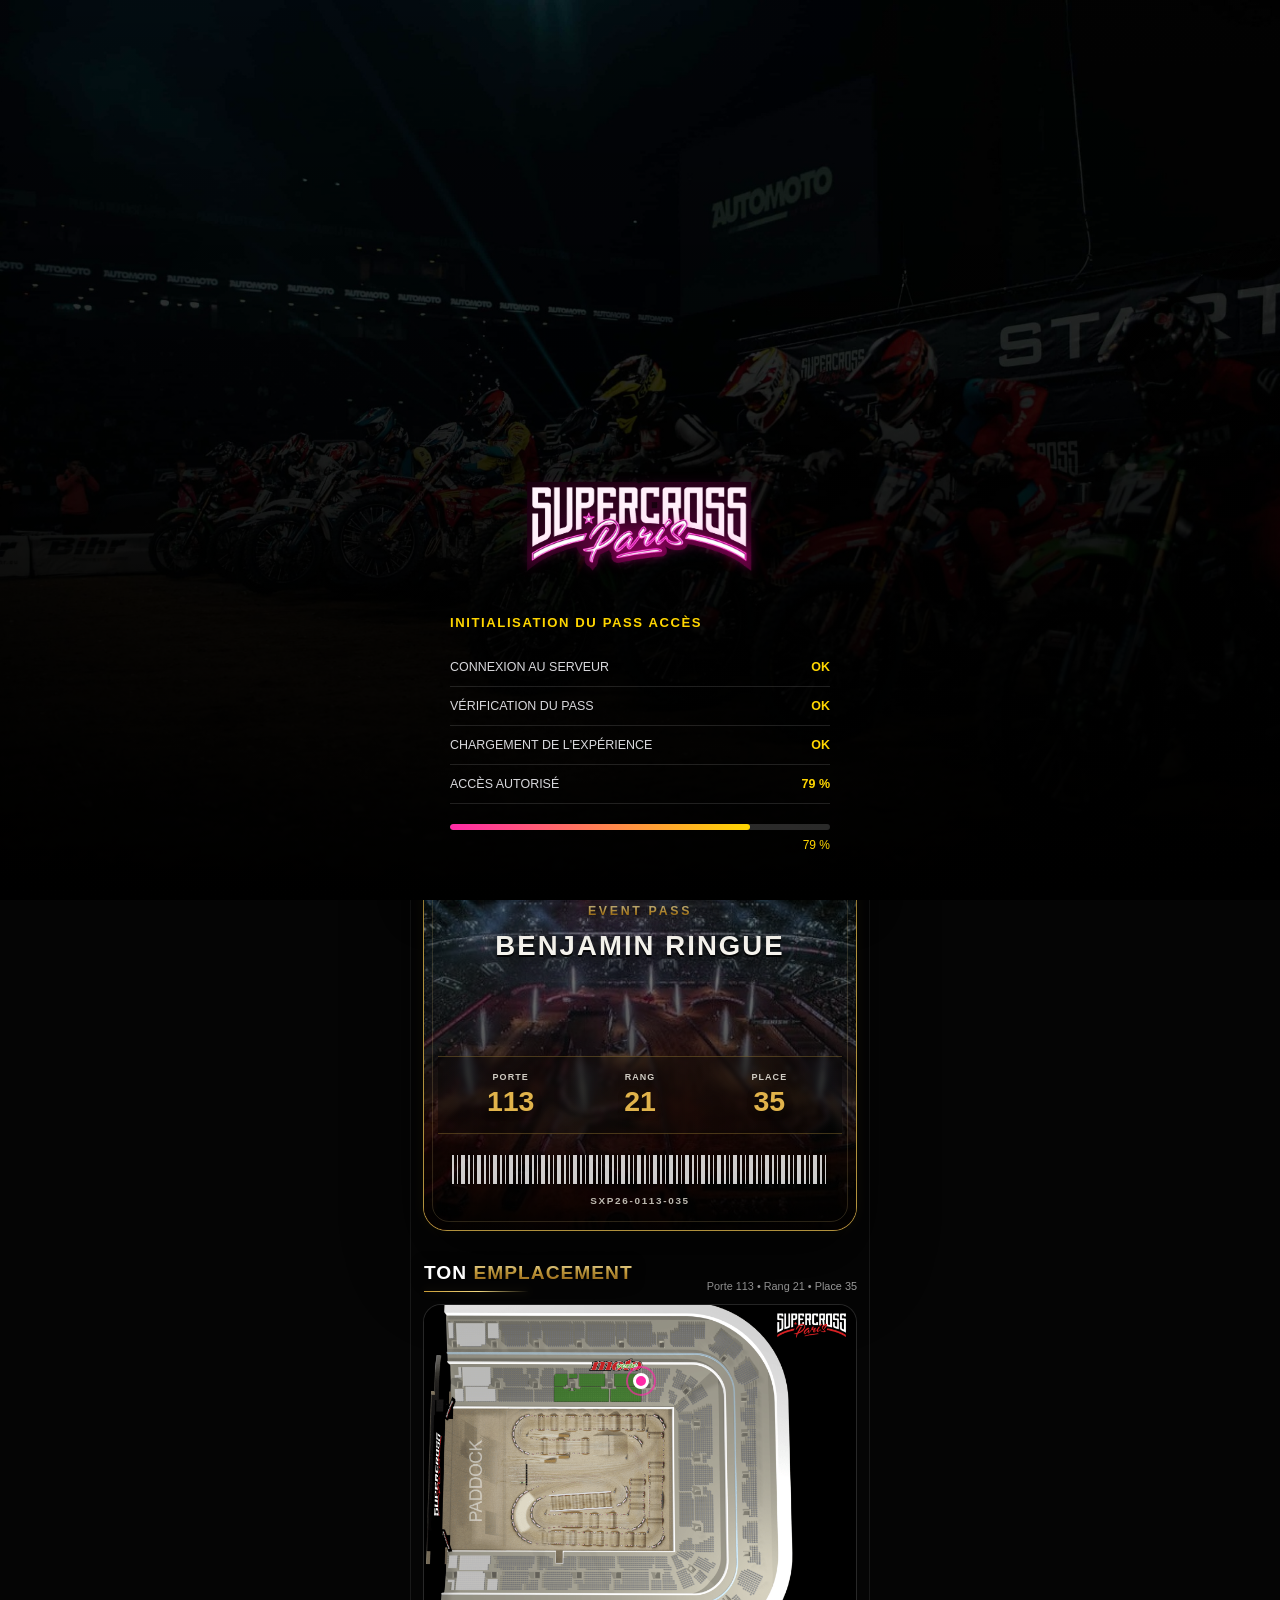
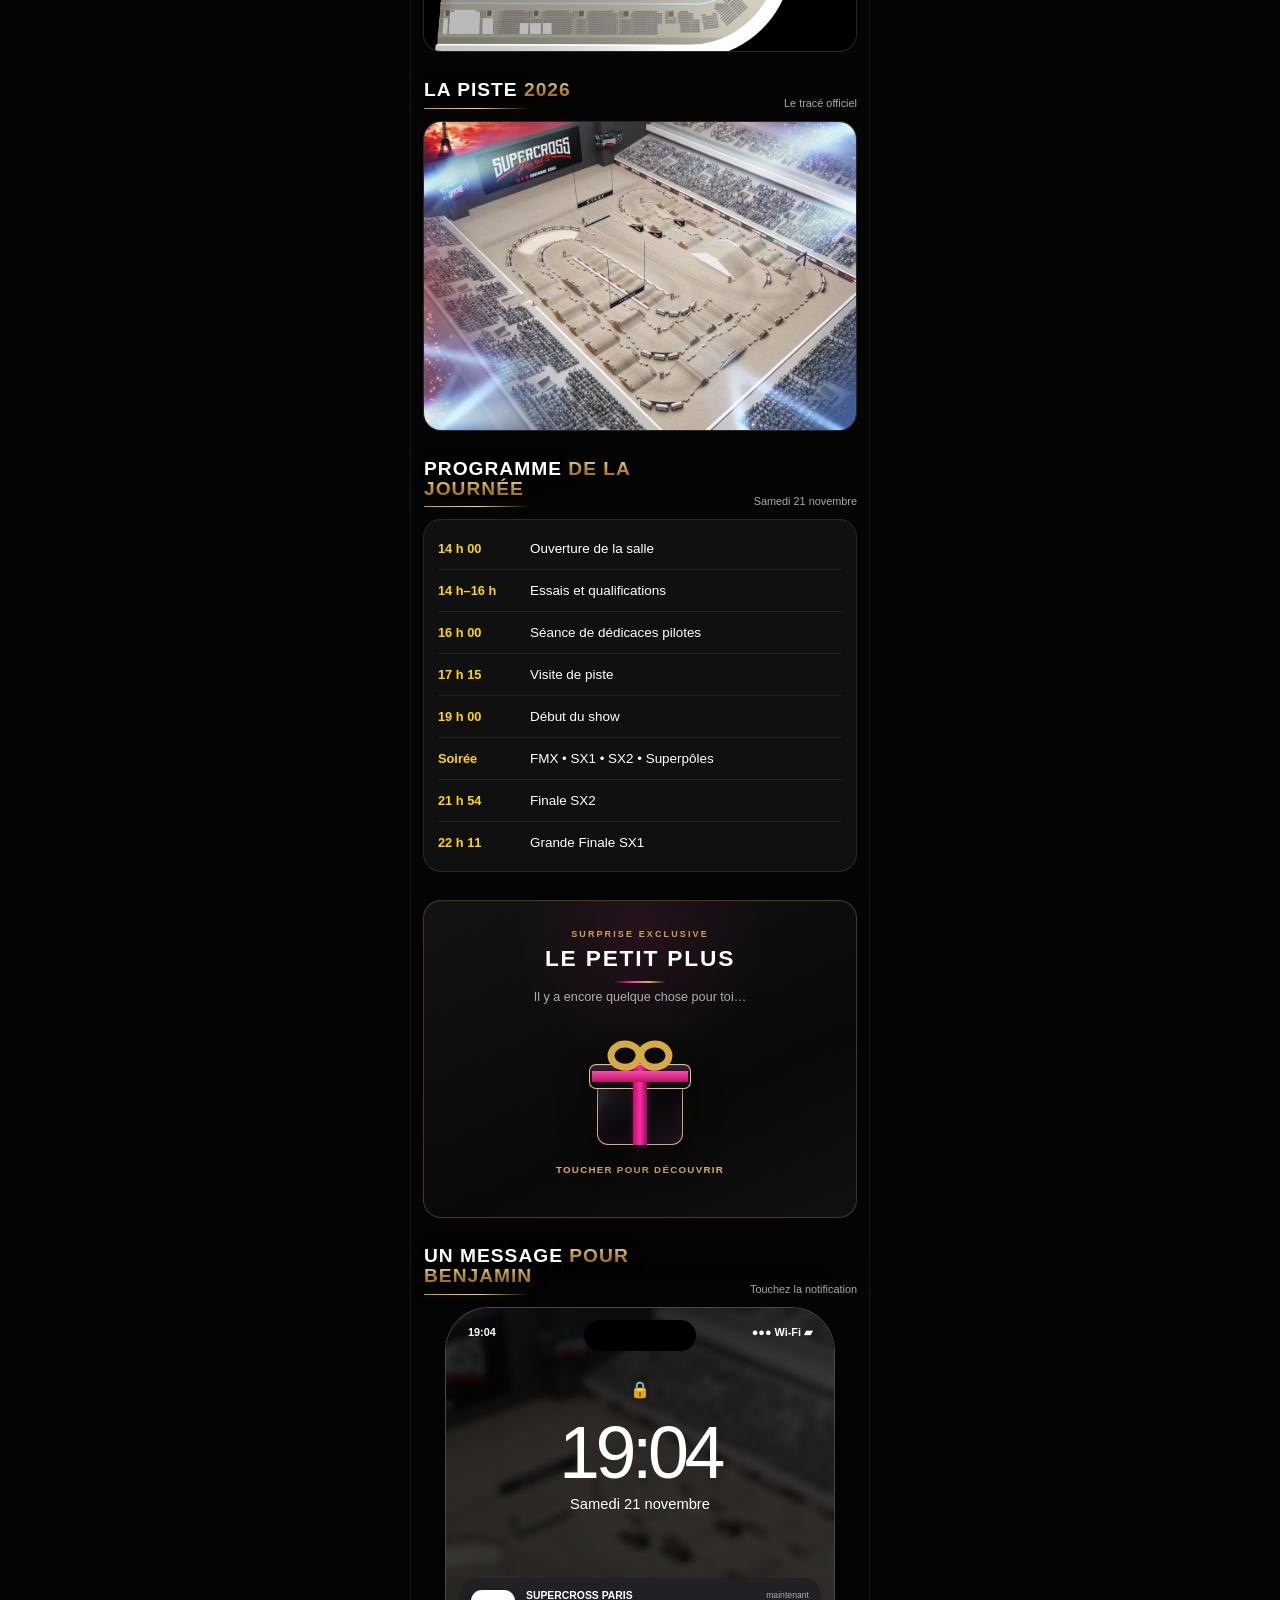
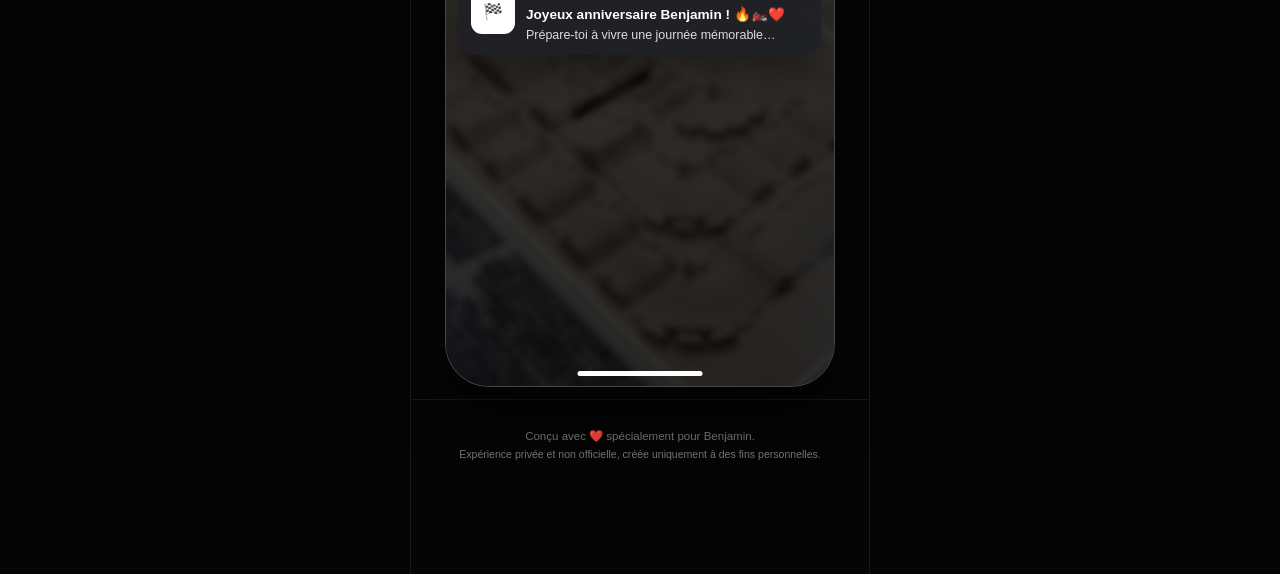
<file: index.html>
<!doctype html>
<html lang="fr">
<head>
  <meta charset="utf-8">
  <meta name="viewport" content="width=device-width, initial-scale=1, viewport-fit=cover">
  <meta name="theme-color" content="#050505">
  <meta name="apple-mobile-web-app-capable" content="yes">
  <meta name="apple-mobile-web-app-status-bar-style" content="black-translucent">
  <title>Supercross Paris 2026 — Benjamin</title>
  <link rel="stylesheet" href="style.css">
</head>
<body>
  <div class="loading-screen" id="loadingScreen" aria-live="polite">
    <div class="loading-bg"></div>
    <div class="loading-overlay"></div>
    <div class="loading-content">
      <img class="loading-logo" src="logo-supercross-paris.png" alt="Supercross Paris">
      <p class="loading-kicker">Initialisation du pass accès</p>
      <div class="loading-list">
        <div class="loading-row active"><span>Connexion au serveur</span><b>OK</b></div>
        <div class="loading-row"><span>Vérification du pass</span><b>—</b></div>
        <div class="loading-row"><span>Chargement de l'expérience</span><b>—</b></div>
        <div class="loading-row"><span>Accès autorisé</span><b>—</b></div>
      </div>
      <div class="loading-track"><span id="loadingBar"></span></div>
      <div class="loading-percent" id="loadingPercent">0 %</div>
    </div>
  </div>

  <header class="site-header">
    <img src="logo-supercross-paris.png" alt="Supercross Paris" class="site-logo">
    <div class="access-status"><span></span> Accès confirmé</div>
  </header>

  <main>
    <section class="hero">
      <div class="hero-bg"></div>
      <div class="hero-shade"></div>
      <div class="hero-content">
        <div class="premium-welcome">
          <span class="welcome-line"></span>
          <p class="eyebrow"><span>Bienvenue</span> <strong>Benjamin</strong></p>
          <span class="welcome-line"></span>
        </div>
        <h1 class="premium-hero-title">Ton <em>accès officiel</em></h1>

        <div class="countdown-panel">
          <div class="days-left" id="daysLeft">J-—</div>
          <p>avant le show</p>
          <div class="countdown-grid">
            <div><strong id="days">—</strong><span>jours</span></div>
            <div><strong id="hours">—</strong><span>heures</span></div>
            <div><strong id="minutes">—</strong><span>minutes</span></div>
            <div><strong id="seconds">—</strong><span>secondes</span></div>
          </div>
          <div class="event-info">
            <div><span>Date</span><strong>21 novembre 2026</strong></div>
            <div><span>Lieu</span><strong>Paris La Défense Arena</strong></div>
            <div><span>Accès</span><strong>Zone Moto Verte</strong></div>
          </div>
        </div>
      </div>
    </section>

    <section class="section pass-section" id="pass">
      <div class="section-title pass-section-title">
        <div class="premium-pass-heading">
          <small class="premium-kicker">SUPERCROSS PARIS 2026</small>
          <span>Votre <em>Event Pass</em></span>
        </div>
        <small class="flip-hint">Touchez pour retourner</small>
      </div>

      <button class="event-pass" id="eventPass" type="button" aria-label="Retourner l'Event Pass">
        <span class="pass-inner">
          <span class="pass-face pass-front">
            <span class="pass-image"></span>
            <span class="pass-overlay"></span>
            <img src="logo-supercross-paris.png" alt="" class="pass-logo">
            <span class="pass-label">Event Pass</span>
            <span class="pass-name">Benjamin Ringue</span>
            <span class="pass-seats">
              <span><small>Porte</small><b>113</b></span>
              <span><small>Rang</small><b>21</b></span>
              <span><small>Place</small><b>35</b></span>
            </span>
            <span class="barcode" aria-hidden="true"></span>
            <span class="pass-number">SXP26-0113-035</span>
          </span>

          <span class="pass-face pass-back">
            <span class="pass-image"></span>
            <span class="pass-overlay dark"></span>

            <span class="back-premium-top">SUPERCROSS PARIS 2026</span>

            <span class="pass-zone premium-green-zone">Zone Moto Verte</span>

            <span class="access-confirmed-card">
              <span class="access-dot" aria-hidden="true"></span>
              <span>
                <small>STATUT DU PASS</small>
                <strong>ACCÈS CONFIRMÉ</strong>
              </span>
            </span>

            <span class="holo-s" aria-label="Hologramme de sécurité">
              <span>S</span>
            </span>

            <span class="back-pass-id">SXP26 • BENJAMIN • 113-21-35</span>
          </span>
        </span>
      </button>
    </section>

    <section class="section" id="emplacement">
      <div class="section-title">
        <span class="premium-section-heading">Ton <em>emplacement</em></span>
        <small>Porte 113 • Rang 21 • Place 35</small>
      </div>
      <div class="image-card location-card">
        <div class="location-wrap">
          <img src="emplacement-113-21-35.png" alt="Plan de la salle avec l'emplacement en Porte 113, Rang 21, Place 35">
          <span class="location-pulse" aria-hidden="true"></span>
        </div>
      </div>
    </section>

    <section class="section" id="piste">
      <div class="section-title">
        <span class="premium-section-heading">La piste <em>2026</em></span>
        <small>Le tracé officiel</small>
      </div>
      <div class="image-card">
        <img src="piste-officielle-2026.png" alt="Plan officiel de la piste du Supercross Paris 2026">
      </div>
    </section>

    <section class="section" id="programme">
      <div class="section-title">
        <span class="premium-section-heading">Programme <em>de la journée</em></span>
        <small>Samedi 21 novembre</small>
      </div>
      <div class="program-card">
        <div><time>14 h 00</time><span>Ouverture de la salle</span></div>
        <div><time>14 h–16 h</time><span>Essais et qualifications</span></div>
        <div><time>16 h 00</time><span>Séance de dédicaces pilotes</span></div>
        <div><time>17 h 15</time><span>Visite de piste</span></div>
        <div><time>19 h 00</time><span>Début du show</span></div>
        <div><time>Soirée</time><span>FMX • SX1 • SX2 • Superpôles</span></div>
        <div><time>21 h 54</time><span>Finale SX2</span></div>
        <div><time>22 h 11</time><span>Grande Finale SX1</span></div>
      </div>
    </section>

    <section class="section surprise-section" id="surprise">
      <p class="surprise-kicker">SURPRISE EXCLUSIVE</p>
      <h2>Le petit plus</h2>
      <p class="surprise-copy">Il y a encore quelque chose pour toi…</p>

      <button class="gift-button" id="giftButton" type="button" aria-label="Ouvrir la surprise">
        <span class="gift-glow" aria-hidden="true"></span>
        <span class="gift-box" aria-hidden="true">
          <span class="gift-lid"></span>
          <span class="gift-body"></span>
          <span class="gift-ribbon-v"></span>
          <span class="gift-ribbon-h"></span>
          <span class="gift-bow gift-bow-left"></span>
          <span class="gift-bow gift-bow-right"></span>
        </span>
        <span class="gift-label">Toucher pour découvrir</span>
      </button>
    </section>

    <div class="poster-modal" id="posterModal" aria-hidden="true">
      <button class="poster-close" id="posterClose" type="button" aria-label="Fermer l'affiche">×</button>
      <div class="poster-modal-inner">
        <img src="affiche-benjamin-225.png" alt="Affiche personnalisée Supercross Paris de Benjamin Ringue">
        <p>Touchez l'affiche pour revenir</p>
      </div>
    </div>

    <section class="section notification-section" id="message">
      <div class="section-title">
        <span class="premium-section-heading">Un message <em>pour Benjamin</em></span>
        <small>Touchez la notification</small>
      </div>

      <div class="iphone" id="iphone">
        <div class="iphone-wallpaper"></div>
        <div class="iphone-shade"></div>
        <div class="dynamic-island"></div>
        <div class="iphone-status">
          <span id="statusTime">9:41</span>
          <span>●●●  Wi‑Fi  ▰</span>
        </div>
        <div class="lock-icon">🔒</div>
        <div class="iphone-clock" id="iphoneClock">9:41</div>
        <div class="iphone-date">Samedi 21 novembre</div>

        <button class="ios-notification" id="iosNotification" type="button">
          <span class="notif-icon">🏁</span>
          <span class="notif-body">
            <span class="notif-meta"><b>SUPERCROSS PARIS</b><small>maintenant</small></span>
            <strong>Joyeux anniversaire Benjamin ! 🔥🏍️❤️</strong>
            <span class="notif-preview">Prépare-toi à vivre une journée mémorable…</span>
            <span class="notif-full">
              Prépare-toi à vivre une journée mémorable. On se retrouve le 21 novembre 2026 à Paris La Défense Arena.
            </span>
          </span>
        </button>
        <div class="home-indicator"></div>
      </div>
    </section>

    <footer>
      Conçu avec ❤️ spécialement pour Benjamin.<br>
      <small>Expérience privée et non officielle, créée uniquement à des fins personnelles.</small>
    </footer>
  </main>

  <nav class="bottom-nav" aria-label="Navigation principale">
    <button data-target="pass"><span>🎟️</span>Pass</button>
    <button data-target="emplacement"><span>📍</span>Place</button>
    <button data-target="piste"><span>🏁</span>Piste</button>
    <button data-target="programme"><span>🕒</span>Programme</button>
    <button data-target="message"><span>📲</span>Message</button>
  </nav>

  <script src="script.js"></script>
</body>
</html>
</file>
<file: style.css>
:root{
  --bg:#050505;
  --panel:#111111;
  --panel2:#171717;
  --text:#ffffff;
  --muted:#aaa7ad;
  --pink:#ff2aa7;
  --yellow:#ffd600;
  --green:#a6f000;
  --border:rgba(255,255,255,.10);
}
*{box-sizing:border-box}
html{scroll-behavior:smooth;background:var(--bg)}
body{
  margin:0;
  color:var(--text);
  background:var(--bg);
  font-family:Arial,Helvetica,sans-serif;
  padding-left:env(safe-area-inset-left);
  padding-right:env(safe-area-inset-right);
  overflow-x:hidden;
}
button{font:inherit}
.loading-screen{
  position:fixed;inset:0;z-index:1000;
  display:grid;place-items:center;
  background:#000;
  transition:opacity .7s ease,visibility .7s ease;
}
.loading-screen.done{opacity:0;visibility:hidden}
.loading-bg,.hero-bg,.iphone-wallpaper{
  position:absolute;inset:0;background-size:cover;background-position:center;
}
.loading-bg{background-image:url("hero-mobile.jpg")}
.loading-overlay{position:absolute;inset:0;background:linear-gradient(180deg,rgba(0,0,0,.26),rgba(0,0,0,.88) 70%,#000)}
.loading-content{
  position:relative;z-index:2;
  width:min(88vw,380px);
  align-self:end;
  margin-bottom:calc(48px + env(safe-area-inset-bottom));
}
.loading-logo{display:block;width:min(72%,290px);margin:0 auto 28px}
.loading-kicker{
  margin:0 0 18px;
  color:var(--yellow);
  text-transform:uppercase;
  letter-spacing:.12em;
  font-weight:800;
  font-size:.82rem;
}
.loading-list{display:grid;gap:0}
.loading-row{
  display:flex;justify-content:space-between;gap:12px;
  padding:12px 0;
  border-bottom:1px solid rgba(255,255,255,.12);
  color:#d8d8dc;font-size:.78rem;text-transform:uppercase;
}
.loading-row b{color:var(--yellow)}
.loading-track{height:6px;margin-top:20px;background:rgba(255,255,255,.16);border-radius:999px;overflow:hidden}
.loading-track span{display:block;height:100%;width:0;background:linear-gradient(90deg,var(--pink),var(--yellow));border-radius:inherit}
.loading-percent{text-align:right;margin-top:8px;color:var(--yellow);font-size:.75rem}

.site-header{
  position:sticky;top:0;z-index:30;
  display:flex;align-items:center;justify-content:space-between;
  min-height:66px;padding:calc(8px + env(safe-area-inset-top)) 14px 8px;
  background:rgba(5,5,5,.88);
  backdrop-filter:blur(18px);-webkit-backdrop-filter:blur(18px);
  border-bottom:1px solid rgba(255,255,255,.08);
}
.site-logo{width:122px;height:auto}
.access-status{
  display:flex;align-items:center;gap:7px;
  font-size:.66rem;text-transform:uppercase;color:#e8e8e8
}
.access-status span{width:7px;height:7px;border-radius:50%;background:var(--green);box-shadow:0 0 12px var(--green)}

main{padding-bottom:calc(90px + env(safe-area-inset-bottom))}
.hero{
  position:relative;min-height:610px;
  overflow:hidden;
  display:flex;align-items:end;
}
.hero-bg{background-image:url("hero-mobile.jpg");transform:scale(1.04)}
.hero-shade{position:absolute;inset:0;background:linear-gradient(180deg,rgba(0,0,0,.16),rgba(0,0,0,.54) 42%,#050505 92%)}
.hero-content{position:relative;z-index:2;width:100%;padding:30px 14px 24px;text-align:center}
.eyebrow{
  margin:0;color:var(--yellow);
  font-size:.74rem;font-weight:800;text-transform:uppercase;letter-spacing:.15em
}
.hero h1{
  margin:8px 0 18px;
  font-size:clamp(2.2rem,12vw,4rem);
  line-height:.92;text-transform:uppercase;font-style:italic;
  letter-spacing:-.04em;
}
.countdown-panel{
  padding:18px 14px;
  border:1px solid rgba(255,214,0,.45);
  border-radius:20px;
  background:rgba(4,4,4,.82);
  backdrop-filter:blur(10px);
}
.days-left{
  color:var(--yellow);
  font-size:clamp(4rem,22vw,7.5rem);
  font-weight:900;line-height:.82;
  letter-spacing:-.08em;
}
.countdown-panel>p{
  margin:10px 0 14px;
  color:#d8d8d8;text-transform:uppercase;font-size:.72rem;letter-spacing:.18em
}
.countdown-grid{display:grid;grid-template-columns:repeat(4,1fr);gap:6px}
.countdown-grid div{padding:10px 2px;background:#111;border-radius:12px;border:1px solid rgba(255,255,255,.08)}
.countdown-grid strong{display:block;font-size:1.35rem}
.countdown-grid span{font-size:.57rem;text-transform:uppercase;color:#9a9a9f}
.event-info{display:grid;gap:7px;margin-top:12px;text-align:left}
.event-info div{
  display:grid;grid-template-columns:58px 1fr;align-items:center;
  padding:10px 11px;border-radius:11px;background:rgba(255,255,255,.035)
}
.event-info span{color:var(--yellow);font-size:.62rem;text-transform:uppercase;font-weight:800}
.event-info strong{font-size:.83rem}

.section{padding:28px 12px 0}
.section-title{
  display:flex;justify-content:space-between;align-items:end;gap:14px;
  margin-bottom:12px;
}
.section-title span{
  color:var(--pink);
  font-size:1rem;font-weight:900;text-transform:uppercase;letter-spacing:.04em
}
.section-title small{color:#aaa;font-size:.68rem;text-align:right}

.event-pass{
  width:100%;height:460px;padding:0;border:0;background:transparent;
  perspective:1500px;cursor:pointer;
}
.pass-inner{position:relative;display:block;width:100%;height:100%;transform-style:preserve-3d;transition:transform .8s cubic-bezier(.2,.8,.2,1)}
.event-pass.flipped .pass-inner{transform:rotateY(180deg)}
.pass-face{
  position:absolute;inset:0;display:block;overflow:hidden;
  border:1px solid rgba(255,214,0,.55);border-radius:24px;
  backface-visibility:hidden;-webkit-backface-visibility:hidden;
  background:#080808;
  box-shadow:0 24px 56px rgba(0,0,0,.38)
}
.pass-back{transform:rotateY(180deg)}
.pass-image{position:absolute;inset:0;background-image:url("pass-background.jpg");background-size:cover;background-position:center}
.pass-overlay{position:absolute;inset:0;background:linear-gradient(180deg,rgba(0,0,0,.10),rgba(0,0,0,.58) 42%,rgba(0,0,0,.96))}
.pass-overlay.dark{background:linear-gradient(180deg,rgba(0,0,0,.34),rgba(0,0,0,.88))}
.pass-logo{position:absolute;top:24px;left:50%;transform:translateX(-50%);width:190px}
.back-logo{top:42px}
.pass-label{
  position:absolute;top:132px;left:0;right:0;text-align:center;
  color:var(--yellow);text-transform:uppercase;font-weight:900;letter-spacing:.13em;font-size:.74rem
}
.pass-name{
  position:absolute;top:158px;left:18px;right:18px;text-align:center;
  font-size:1.65rem;font-weight:900;text-transform:uppercase
}
.pass-seats{
  position:absolute;left:14px;right:14px;bottom:96px;
  display:grid;grid-template-columns:repeat(3,1fr);
  padding:15px 8px;border-top:1px solid rgba(255,255,255,.14);border-bottom:1px solid rgba(255,255,255,.14)
}
.pass-seats span{display:block;text-align:center}
.pass-seats small{display:block;color:#bbb;text-transform:uppercase;font-size:.58rem}
.pass-seats b{display:block;margin-top:3px;color:var(--pink);font-size:1.7rem}
.barcode{
  position:absolute;left:28px;right:28px;bottom:46px;height:29px;
  background:repeating-linear-gradient(90deg,#fff 0 2px,transparent 2px 5px,#fff 5px 6px,transparent 6px 9px,#fff 9px 13px,transparent 13px 16px);
  opacity:.92
}
.pass-number{position:absolute;bottom:24px;left:0;right:0;text-align:center;color:#ddd;font-size:.62rem;letter-spacing:.17em}
.pass-zone{
  position:absolute;top:200px;left:0;right:0;text-align:center;
  color:var(--green);font-size:1.2rem;font-weight:900;text-transform:uppercase
}
.pass-confirmed{
  position:absolute;top:244px;left:0;right:0;text-align:center;
  color:#fff;font-size:.92rem;text-transform:uppercase;letter-spacing:.12em
}

.image-card,.program-card,.surprise-section{
  border:1px solid var(--border);border-radius:18px;background:#101010;overflow:hidden
}
.image-card img{display:block;width:100%;height:auto}
.location-wrap{position:relative}
.location-pulse{
  position:absolute;left:50.2%;top:21.9%;
  width:16px;height:16px;border-radius:50%;
  background:var(--pink);border:3px solid #fff;
  transform:translate(-50%,-50%);
  box-shadow:0 0 0 0 rgba(255,42,167,.8);
  animation:pulse 1.7s infinite
}
.location-pulse::after{
  content:"";position:absolute;inset:-10px;border-radius:50%;
  border:2px solid rgba(255,42,167,.65);animation:ring 1.7s infinite
}
@keyframes pulse{70%{box-shadow:0 0 0 23px rgba(255,42,167,0)}}
@keyframes ring{0%{transform:scale(.5);opacity:1}80%,100%{transform:scale(1.45);opacity:0}}

.program-card{padding:8px 14px}
.program-card div{
  display:grid;grid-template-columns:82px 1fr;gap:10px;
  padding:13px 0;border-bottom:1px solid rgba(255,255,255,.07)
}
.program-card div:last-child{border-bottom:0}
.program-card time{color:var(--yellow);font-weight:900;font-size:.8rem;white-space:nowrap}
.program-card span{font-size:.84rem}

.surprise-section{margin:28px 12px 0;padding:26px 18px;text-align:center}
.gift-icon{font-size:2.8rem}
.surprise-section h2{margin:10px 0 7px;color:var(--pink);text-transform:uppercase;font-size:1.1rem}
.surprise-section p{margin:0;color:#ccc;font-size:.9rem}

.notification-section{padding-bottom:12px}
.iphone{
  position:relative;width:min(100%,390px);height:680px;margin:auto;
  overflow:hidden;border-radius:44px;border:1px solid rgba(255,255,255,.25);
  background:#090a10;box-shadow:0 25px 65px rgba(0,0,0,.48),inset 0 0 0 5px #000
}
.iphone-wallpaper{background-image:url("iphone-wallpaper.jpg")}
.iphone-shade{position:absolute;inset:0;background:linear-gradient(180deg,rgba(0,0,0,.12),rgba(0,0,0,.30))}
.dynamic-island{position:absolute;top:12px;left:50%;transform:translateX(-50%);width:112px;height:31px;background:#000;border-radius:999px}
.iphone-status{position:absolute;top:18px;left:22px;right:22px;display:flex;justify-content:space-between;font-size:.68rem;font-weight:700}
.lock-icon{position:absolute;top:72px;left:0;right:0;text-align:center;font-size:1rem}
.iphone-clock{position:absolute;top:102px;left:0;right:0;text-align:center;font-size:4.6rem;font-weight:200;letter-spacing:-.06em}
.iphone-date{position:absolute;top:188px;left:0;right:0;text-align:center;font-size:.92rem}
.ios-notification{
  position:absolute;top:270px;left:13px;right:13px;
  display:grid;grid-template-columns:44px 1fr;gap:11px;
  padding:12px;border:0;border-radius:18px;
  background:rgba(31,32,37,.88);
  color:#fff;text-align:left;
  backdrop-filter:blur(20px);-webkit-backdrop-filter:blur(20px);
  box-shadow:0 14px 34px rgba(0,0,0,.32);
  cursor:pointer;transition:.42s ease;max-height:116px;overflow:hidden
}
.ios-notification.expanded{max-height:260px}
.notif-icon{width:44px;height:44px;display:grid;place-items:center;border-radius:11px;background:#fff;color:#000}
.notif-meta{display:flex;justify-content:space-between;gap:8px;font-size:.65rem}
.notif-meta small{color:#aaa}
.notif-body>strong{display:block;margin-top:5px;font-size:.85rem;line-height:1.3}
.notif-preview{display:block;margin-top:4px;color:#ddd;font-size:.78rem;white-space:nowrap;overflow:hidden;text-overflow:ellipsis}
.notif-full{display:block;max-height:0;opacity:0;margin-top:0;padding-top:0;border-top:1px solid rgba(255,255,255,.10);color:#eee;font-size:.78rem;line-height:1.45;transition:.4s ease}
.ios-notification.expanded .notif-preview{display:none}
.ios-notification.expanded .notif-full{max-height:120px;opacity:1;margin-top:10px;padding-top:9px}
.home-indicator{position:absolute;left:50%;bottom:10px;transform:translateX(-50%);width:125px;height:5px;border-radius:999px;background:#fff}

footer{
  padding:28px 18px 20px;text-align:center;color:#777;font-size:.72rem;line-height:1.55;
  border-top:1px solid rgba(255,255,255,.07)
}
footer small{font-size:.66rem}

.bottom-nav{
  position:fixed;z-index:40;left:8px;right:8px;bottom:calc(8px + env(safe-area-inset-bottom));
  display:flex;min-height:60px;padding:7px 4px;
  border:1px solid rgba(255,255,255,.12);border-radius:20px;
  background:rgba(10,10,10,.92);
  backdrop-filter:blur(20px);-webkit-backdrop-filter:blur(20px);
  box-shadow:0 18px 40px rgba(0,0,0,.42)
}
.bottom-nav button{
  flex:1;border:0;background:transparent;color:#929298;
  font-size:.58rem;padding:5px 1px;cursor:pointer
}
.bottom-nav button span{display:block;font-size:1.1rem;margin-bottom:2px}
.bottom-nav button.active{color:var(--yellow)}

@media(min-width:700px){
  body{max-width:460px;margin:auto;border-left:1px solid #191919;border-right:1px solid #191919}
  .bottom-nav{left:calc(50% - 222px);right:calc(50% - 222px)}
}
@media(prefers-reduced-motion:reduce){
  *,*::before,*::after{animation:none!important;transition:none!important}
}


/* ===== V3 PREMIUM — Event Pass heading ===== */
.pass-section-title{
  align-items:center;
  margin-bottom:18px;
}
.premium-pass-heading{
  position:relative;
  display:flex;
  flex-direction:column;
  align-items:flex-start;
  gap:3px;
  padding:0 0 9px 2px;
}
.premium-pass-heading::after{
  content:"";
  position:absolute;
  left:2px;
  bottom:0;
  width:118px;
  height:1px;
  background:linear-gradient(90deg,#c89e3a 0%,#f4d982 55%,rgba(244,217,130,0) 100%);
  box-shadow:0 0 11px rgba(255,214,0,.32);
}
.premium-kicker{
  color:#d4ad4d !important;
  font-size:.54rem !important;
  font-weight:800;
  letter-spacing:.25em;
  text-align:left !important;
}
.section-title .premium-pass-heading>span{
  display:block;
  font-family:"Arial Narrow","Helvetica Neue Condensed",Impact,Arial,sans-serif;
  font-size:1.28rem;
  line-height:1.02;
  font-weight:800;
  letter-spacing:.055em;
  text-transform:uppercase;
  color:#fff;
  text-shadow:0 2px 16px rgba(0,0,0,.55);
}
.section-title .premium-pass-heading>span em{
  font-style:normal;
  color:#d8ad45;
  background:linear-gradient(180deg,#fff3bd 0%,#e0b54d 40%,#a66c14 100%);
  -webkit-background-clip:text;
  background-clip:text;
  -webkit-text-fill-color:transparent;
  filter:drop-shadow(0 2px 5px rgba(0,0,0,.4));
}
.flip-hint{
  color:#8f8f95 !important;
  letter-spacing:.045em;
}

/* Slightly more premium frame on the interactive pass itself */
.pass-face{
  border-color:rgba(210,168,66,.72);
  box-shadow:
    0 24px 56px rgba(0,0,0,.44),
    inset 0 0 0 1px rgba(255,255,255,.035),
    0 0 0 1px rgba(255,42,167,.06);
}
.pass-label{
  color:#d9b354;
  letter-spacing:.17em;
  text-shadow:0 1px 12px rgba(217,179,84,.2);
}
.pass-name{
  letter-spacing:.055em;
  text-shadow:0 3px 18px rgba(0,0,0,.7);
}
.pass-seats b{
  color:#d6ab45;
  text-shadow:0 0 14px rgba(214,171,69,.13);
}

/* ===== V3 PREMIUM — Animated gift ===== */
.surprise-section{
  position:relative;
  isolation:isolate;
  margin:28px 12px 0;
  padding:28px 18px 25px;
  text-align:center;
  overflow:hidden;
  border-color:rgba(211,166,60,.28);
  background:
    radial-gradient(circle at 50% 10%,rgba(255,42,167,.09),transparent 36%),
    linear-gradient(155deg,#131313 0%,#090909 64%,#111 100%);
  box-shadow:inset 0 1px 0 rgba(255,255,255,.025),0 18px 40px rgba(0,0,0,.22);
}
.surprise-section::before{
  content:"";
  position:absolute;
  inset:0;
  z-index:-1;
  opacity:.28;
  background:
    repeating-linear-gradient(125deg,transparent 0 18px,rgba(255,255,255,.018) 19px 20px);
}
.surprise-kicker{
  margin:0 0 6px !important;
  color:#cba24a !important;
  font-size:.56rem !important;
  font-weight:800;
  letter-spacing:.24em;
}
.surprise-section h2{
  margin:0 0 7px;
  font-family:"Arial Narrow","Helvetica Neue Condensed",Impact,Arial,sans-serif;
  color:#fff;
  font-size:1.42rem;
  letter-spacing:.08em;
  text-transform:uppercase;
}
.surprise-section h2::after{
  content:"";
  display:block;
  width:52px;
  height:2px;
  margin:9px auto 0;
  background:linear-gradient(90deg,transparent,#ff2aa7,#d9b354,transparent);
}
.surprise-copy{
  margin:0 auto 14px !important;
  color:#aeadb2 !important;
  font-size:.79rem !important;
}
.gift-button{
  position:relative;
  display:grid;
  justify-items:center;
  width:190px;
  min-height:174px;
  margin:0 auto;
  padding:6px 8px 4px;
  border:0;
  color:#fff;
  background:transparent;
  cursor:pointer;
  -webkit-tap-highlight-color:transparent;
}
.gift-glow{
  position:absolute;
  left:50%;
  top:51px;
  width:112px;
  height:82px;
  transform:translateX(-50%);
  border-radius:50%;
  background:radial-gradient(circle,rgba(255,42,167,.30),rgba(216,173,69,.10) 45%,transparent 72%);
  filter:blur(8px);
  animation:giftGlow 2s ease-in-out infinite;
}
.gift-box{
  position:relative;
  width:104px;
  height:116px;
  margin-top:8px;
  transform-origin:50% 85%;
  animation:giftTease 2.15s cubic-bezier(.36,.07,.19,.97) infinite;
  filter:drop-shadow(0 14px 17px rgba(0,0,0,.46));
}
.gift-body{
  position:absolute;
  left:9px;right:9px;bottom:3px;height:75px;
  border:1px solid rgba(244,214,137,.8);
  border-radius:4px 4px 11px 11px;
  background:
    linear-gradient(135deg,rgba(255,255,255,.12),transparent 28%),
    linear-gradient(150deg,#26262b 0%,#09090b 55%,#161217 100%);
  box-shadow:inset 0 0 25px rgba(255,42,167,.08),0 0 0 1px rgba(0,0,0,.55);
}
.gift-lid{
  position:absolute;
  z-index:3;
  left:1px;right:1px;top:32px;height:25px;
  border:1px solid rgba(244,214,137,.9);
  border-radius:7px;
  background:linear-gradient(180deg,#2a2529,#0b0b0d);
  box-shadow:0 5px 12px rgba(0,0,0,.35),inset 0 1px 0 rgba(255,255,255,.08);
  transform-origin:22% 90%;
  animation:giftLid 2.15s cubic-bezier(.36,.07,.19,.97) infinite;
}
.gift-ribbon-v{
  position:absolute;z-index:4;left:45px;top:33px;width:14px;height:80px;
  background:linear-gradient(90deg,#b61364,#ff2aa7,#94104f);
  box-shadow:0 0 10px rgba(255,42,167,.18);
}
.gift-ribbon-h{
  position:absolute;z-index:4;left:4px;right:4px;top:39px;height:11px;
  background:linear-gradient(180deg,#ff4ab5,#ba135f);
}
.gift-bow{
  position:absolute;z-index:5;top:8px;width:34px;height:31px;
  border:7px solid #d6aa45;
  border-radius:58% 42% 56% 44%;
}
.gift-bow-left{left:20px;transform:rotate(25deg)}
.gift-bow-right{right:20px;transform:rotate(-25deg) scaleX(-1)}
.gift-label{
  margin-top:3px;
  color:#d8b458;
  font-size:.61rem;
  font-weight:800;
  letter-spacing:.13em;
  text-transform:uppercase;
}
.gift-button:active .gift-box{
  transform:scale(.96);
}
@keyframes giftTease{
  0%,72%,100%{transform:translateY(0) rotate(0)}
  77%{transform:translateY(-2px) rotate(-2.2deg)}
  82%{transform:translateY(0) rotate(2.2deg)}
  87%{transform:translateY(-1px) rotate(-1.2deg)}
  92%{transform:translateY(0) rotate(.7deg)}
}
@keyframes giftLid{
  0%,72%,100%{transform:translateY(0) rotate(0)}
  77%{transform:translate(-2px,-7px) rotate(-5deg)}
  82%{transform:translate(2px,-10px) rotate(4deg)}
  89%{transform:translate(0,-4px) rotate(-2deg)}
}
@keyframes giftGlow{
  0%,100%{opacity:.58;transform:translateX(-50%) scale(.92)}
  50%{opacity:1;transform:translateX(-50%) scale(1.12)}
}

/* ===== Full-screen poster reveal ===== */
.poster-modal{
  position:fixed;
  inset:0;
  z-index:1200;
  display:flex;
  align-items:center;
  justify-content:center;
  padding:
    calc(18px + env(safe-area-inset-top))
    14px
    calc(18px + env(safe-area-inset-bottom));
  background:rgba(0,0,0,.96);
  backdrop-filter:blur(18px);
  -webkit-backdrop-filter:blur(18px);
  opacity:0;
  visibility:hidden;
  pointer-events:none;
  transition:opacity .38s ease,visibility .38s ease;
}
.poster-modal.open{
  opacity:1;
  visibility:visible;
  pointer-events:auto;
}
.poster-modal-inner{
  position:relative;
  width:min(100%,430px);
  max-height:calc(100vh - 70px);
  display:flex;
  flex-direction:column;
  align-items:center;
  gap:9px;
  transform:scale(.94) translateY(8px);
  transition:transform .42s cubic-bezier(.2,.8,.2,1);
}
.poster-modal.open .poster-modal-inner{
  transform:scale(1) translateY(0);
}
.poster-modal-inner img{
  display:block;
  max-width:100%;
  max-height:calc(100vh - 105px);
  object-fit:contain;
  border-radius:13px;
  box-shadow:
    0 28px 70px rgba(0,0,0,.62),
    0 0 0 1px rgba(255,42,167,.28),
    0 0 34px rgba(255,42,167,.13);
  cursor:pointer;
}
.poster-modal-inner p{
  margin:0;
  color:#9e9da3;
  font-size:.63rem;
  letter-spacing:.10em;
  text-transform:uppercase;
}
.poster-close{
  position:absolute;
  z-index:2;
  top:calc(14px + env(safe-area-inset-top));
  right:14px;
  width:40px;height:40px;
  border:1px solid rgba(255,255,255,.18);
  border-radius:50%;
  background:rgba(25,25,27,.86);
  color:#fff;
  font-size:1.55rem;
  line-height:1;
  cursor:pointer;
  backdrop-filter:blur(14px);
}
body.poster-open{
  overflow:hidden;
}
@media(prefers-reduced-motion:reduce){
  .gift-box,.gift-lid,.gift-glow{animation:none!important}
}


/* ===== V4 PREMIUM TYPOGRAPHY ===== */

/* Hero title: same premium treatment as "Votre Event Pass" */
.premium-hero-title{
  position:relative;
  display:inline-block;
  margin:2px 0 18px;
  padding-bottom:12px;
  font-family:"Arial Narrow","Helvetica Neue Condensed","Roboto Condensed",Impact,Arial,sans-serif;
  font-size:clamp(2rem,10vw,3.25rem);
  line-height:.96;
  font-weight:900;
  letter-spacing:.045em;
  text-transform:uppercase;
  color:#fff;
  text-shadow:0 3px 20px rgba(0,0,0,.72);
}
.premium-hero-title::after{
  content:"";
  position:absolute;
  left:0;
  bottom:0;
  width:150px;
  height:2px;
  background:linear-gradient(90deg,#d1a644 0%,#f7df91 42%,#ff2aa7 76%,rgba(255,42,167,0) 100%);
  box-shadow:0 0 12px rgba(255,42,167,.22);
}
.premium-hero-title em{
  display:block;
  margin-top:4px;
  font-style:normal;
  background:linear-gradient(180deg,#fff7d2 0%,#e5bc58 44%,#9e6715 100%);
  -webkit-background-clip:text;
  background-clip:text;
  -webkit-text-fill-color:transparent;
  filter:drop-shadow(0 2px 6px rgba(0,0,0,.48));
}

/* The requested section titles */
.section-title .premium-section-heading{
  position:relative;
  display:inline-block;
  max-width:72%;
  padding:0 0 9px 1px;
  font-family:"Arial Narrow","Helvetica Neue Condensed","Roboto Condensed",Impact,Arial,sans-serif;
  font-size:1.20rem;
  line-height:1.03;
  font-weight:900;
  letter-spacing:.052em;
  text-transform:uppercase;
  color:#fff;
  text-shadow:0 2px 15px rgba(0,0,0,.60);
}
.section-title .premium-section-heading::after{
  content:"";
  position:absolute;
  left:1px;
  bottom:0;
  width:105px;
  height:1px;
  background:linear-gradient(90deg,#c99b35 0%,#f3d983 52%,rgba(243,217,131,0) 100%);
  box-shadow:0 0 9px rgba(224,181,77,.25);
}
.section-title .premium-section-heading em{
  font-style:normal;
  color:#d8ad45;
  background:linear-gradient(180deg,#fff4c2 0%,#dfb348 43%,#a66d17 100%);
  -webkit-background-clip:text;
  background-clip:text;
  -webkit-text-fill-color:transparent;
  filter:drop-shadow(0 2px 5px rgba(0,0,0,.42));
}

/* ===== Interactive pass — more premium internally ===== */
.event-pass{
  filter:drop-shadow(0 18px 26px rgba(0,0,0,.34));
}
.pass-face{
  border:1px solid rgba(221,180,75,.80);
  background:#070707;
  box-shadow:
    0 26px 62px rgba(0,0,0,.50),
    inset 0 0 0 1px rgba(255,255,255,.045),
    inset 0 -80px 100px rgba(0,0,0,.18),
    0 0 18px rgba(217,175,68,.055);
}
.pass-face::after{
  content:"";
  position:absolute;
  inset:8px;
  z-index:2;
  pointer-events:none;
  border:1px solid rgba(244,216,137,.16);
  border-radius:17px;
}
.pass-overlay{
  background:
    radial-gradient(circle at 50% 17%,rgba(255,42,167,.08),transparent 28%),
    linear-gradient(180deg,rgba(0,0,0,.08),rgba(0,0,0,.55) 42%,rgba(0,0,0,.97));
}
.pass-overlay.dark{
  background:
    radial-gradient(circle at 50% 18%,rgba(212,166,60,.07),transparent 29%),
    linear-gradient(180deg,rgba(0,0,0,.29),rgba(0,0,0,.91));
}

/* Text hierarchy on the flipping pass */
.pass-label{
  z-index:3;
  font-family:"Arial Narrow","Helvetica Neue Condensed","Roboto Condensed",Impact,Arial,sans-serif;
  font-size:.77rem;
  font-weight:900;
  letter-spacing:.22em;
  color:#e3ba58;
  background:linear-gradient(180deg,#fff1b6,#d29c2d 62%,#8c5b10);
  -webkit-background-clip:text;
  background-clip:text;
  -webkit-text-fill-color:transparent;
  filter:drop-shadow(0 2px 5px rgba(0,0,0,.72));
}
.pass-name{
  z-index:3;
  font-family:"Arial Narrow","Helvetica Neue Condensed","Roboto Condensed",Impact,Arial,sans-serif;
  font-size:1.72rem;
  font-weight:900;
  letter-spacing:.075em;
  color:#f7f5ef;
  text-shadow:
    0 2px 0 rgba(0,0,0,.8),
    0 4px 18px rgba(0,0,0,.72),
    0 0 14px rgba(255,255,255,.05);
}
.pass-seats{
  z-index:3;
  border-top-color:rgba(222,179,75,.28);
  border-bottom-color:rgba(222,179,75,.28);
  background:linear-gradient(90deg,rgba(0,0,0,.32),rgba(20,16,9,.40),rgba(0,0,0,.32));
  backdrop-filter:blur(2px);
  -webkit-backdrop-filter:blur(2px);
}
.pass-seats small{
  color:#d0ccc3;
  font-size:.56rem;
  font-weight:700;
  letter-spacing:.12em;
}
.pass-seats b{
  font-family:"Arial Narrow","Helvetica Neue Condensed","Roboto Condensed",Impact,Arial,sans-serif;
  color:#e1b34b;
  font-size:1.78rem;
  font-weight:900;
  text-shadow:
    0 2px 7px rgba(0,0,0,.8),
    0 0 12px rgba(224,178,73,.12);
}
.pass-zone{
  z-index:3;
  font-family:"Arial Narrow","Helvetica Neue Condensed","Roboto Condensed",Impact,Arial,sans-serif;
  font-size:1.28rem;
  font-weight:900;
  letter-spacing:.055em;
  background:linear-gradient(180deg,#fff0b5,#d8a63b 56%,#906015);
  -webkit-background-clip:text;
  background-clip:text;
  -webkit-text-fill-color:transparent;
  filter:drop-shadow(0 2px 5px rgba(0,0,0,.65));
}
.pass-confirmed{
  z-index:3;
  color:#fff;
  font-size:.78rem;
  font-weight:800;
  letter-spacing:.18em;
  text-shadow:0 2px 10px rgba(0,0,0,.75);
}
.pass-number{
  z-index:3;
  color:#bcb8af;
  font-weight:700;
}
.barcode{
  z-index:3;
  opacity:.80;
  filter:drop-shadow(0 1px 2px rgba(0,0,0,.8));
}
.pass-logo{
  z-index:3;
  filter:drop-shadow(0 5px 12px rgba(255,42,167,.14));
}

@media(max-width:390px){
  .section-title .premium-section-heading{
    max-width:70%;
    font-size:1.08rem;
  }
  .premium-hero-title{
    font-size:clamp(1.85rem,9.7vw,2.8rem);
  }
}


/* =========================================================
   V5 — HERO / COUNTDOWN PREMIUM + FLIP PASS SAFARI-SAFE
   ========================================================= */

/* ----- Premium hero heading ----- */
.premium-welcome{
  display:flex;
  align-items:center;
  justify-content:center;
  gap:10px;
  margin-bottom:9px;
}
.premium-welcome .welcome-line{
  width:34px;
  height:1px;
  background:linear-gradient(90deg,transparent,#c99f3d);
  box-shadow:0 0 8px rgba(212,172,70,.18);
}
.premium-welcome .welcome-line:last-child{
  transform:scaleX(-1);
}
.eyebrow{
  margin:0;
  display:flex;
  align-items:baseline;
  justify-content:center;
  gap:5px;
  font-family:"Arial Narrow","Helvetica Neue Condensed","Roboto Condensed",Impact,Arial,sans-serif;
  font-size:.64rem;
  font-weight:800;
  letter-spacing:.22em;
  text-transform:uppercase;
  color:#bdb9ae;
}
.eyebrow strong{
  font-size:.78rem;
  font-weight:900;
  letter-spacing:.16em;
  background:linear-gradient(180deg,#fff4c2 0%,#e3b64d 48%,#9d6715 100%);
  -webkit-background-clip:text;
  background-clip:text;
  -webkit-text-fill-color:transparent;
  filter:drop-shadow(0 1px 5px rgba(0,0,0,.55));
}
.premium-hero-title{
  margin:0 auto 20px;
  text-align:center;
  padding-bottom:13px;
  font-size:clamp(2.05rem,10.4vw,3.45rem);
  letter-spacing:.035em;
}
.premium-hero-title::after{
  left:50%;
  transform:translateX(-50%);
  width:170px;
  height:2px;
  background:
    linear-gradient(90deg,transparent 0%,#c99e3b 16%,#f6dc83 46%,#ff2aa7 73%,transparent 100%);
}
.premium-hero-title em{
  display:inline;
  margin:0;
}

/* ----- Countdown as an official credential module ----- */
.countdown-panel{
  position:relative;
  overflow:hidden;
  padding:17px 13px 14px;
  border:1px solid rgba(211,169,69,.72);
  border-radius:18px;
  background:
    linear-gradient(145deg,rgba(20,19,18,.94),rgba(5,5,6,.96) 58%,rgba(13,10,12,.96));
  box-shadow:
    0 24px 55px rgba(0,0,0,.38),
    inset 0 1px 0 rgba(255,255,255,.055),
    inset 0 0 0 1px rgba(255,42,167,.025);
  backdrop-filter:blur(14px);
  -webkit-backdrop-filter:blur(14px);
}
.countdown-panel::before{
  content:"";
  position:absolute;
  inset:7px;
  pointer-events:none;
  border:1px solid rgba(240,211,133,.12);
  border-radius:13px;
}
.countdown-panel::after{
  content:"EVENT COUNTDOWN";
  position:absolute;
  top:9px;
  right:15px;
  color:rgba(230,190,87,.70);
  font-family:"Arial Narrow","Helvetica Neue Condensed",Impact,Arial,sans-serif;
  font-size:.45rem;
  font-weight:800;
  letter-spacing:.20em;
}
.days-left{
  position:relative;
  z-index:1;
  width:max-content;
  margin:4px auto 0;
  font-family:"Arial Narrow","Helvetica Neue Condensed","Roboto Condensed",Impact,Arial,sans-serif;
  font-size:clamp(2.8rem,15vw,4.6rem);
  line-height:.9;
  font-weight:900;
  letter-spacing:-.035em;
  background:linear-gradient(180deg,#fff0b1 0%,#dfae3e 44%,#8e590d 100%);
  -webkit-background-clip:text;
  background-clip:text;
  -webkit-text-fill-color:transparent;
  filter:drop-shadow(0 4px 10px rgba(0,0,0,.7));
}
.countdown-panel>p{
  position:relative;
  z-index:1;
  width:max-content;
  margin:6px auto 12px;
  padding:3px 10px;
  color:#c8c4b8;
  border-top:1px solid rgba(211,169,69,.26);
  border-bottom:1px solid rgba(211,169,69,.26);
  font-size:.56rem;
  font-weight:700;
  letter-spacing:.22em;
}
.countdown-grid{
  position:relative;
  z-index:1;
  display:grid;
  grid-template-columns:repeat(4,1fr);
  gap:5px;
  padding:7px;
  border:1px solid rgba(213,170,70,.34);
  border-radius:13px;
  background:rgba(0,0,0,.34);
}
.countdown-grid div{
  position:relative;
  padding:10px 1px 8px;
  border:0;
  border-radius:0;
  background:transparent;
}
.countdown-grid div:not(:last-child)::after{
  content:"";
  position:absolute;
  right:-3px;
  top:15%;
  bottom:15%;
  width:1px;
  background:linear-gradient(180deg,transparent,rgba(216,174,72,.58),transparent);
}
.countdown-grid strong{
  display:block;
  font-family:"Arial Narrow","Helvetica Neue Condensed","Roboto Condensed",Impact,Arial,sans-serif;
  font-size:1.58rem;
  font-weight:900;
  line-height:1;
  background:linear-gradient(180deg,#fff4c8 0%,#e0b24b 47%,#976218 100%);
  -webkit-background-clip:text;
  background-clip:text;
  -webkit-text-fill-color:transparent;
  text-shadow:none;
}
.countdown-grid span{
  display:block;
  margin-top:5px;
  color:#c0bdb7;
  font-size:.48rem;
  font-weight:700;
  letter-spacing:.10em;
}
.event-info{
  position:relative;
  z-index:1;
  grid-template-columns:1fr;
  gap:5px;
  margin-top:9px;
}
.event-info div{
  min-height:37px;
  grid-template-columns:52px 1fr;
  padding:7px 9px;
  border:1px solid rgba(255,255,255,.045);
  border-radius:8px;
  background:linear-gradient(90deg,rgba(255,255,255,.032),rgba(255,255,255,.012));
}
.event-info span{
  color:#d5aa46;
  font-size:.50rem;
  letter-spacing:.08em;
}
.event-info strong{
  color:#eeeae0;
  font-size:.72rem;
  font-weight:700;
  letter-spacing:.02em;
}

/* =========================================================
   Pass flip:
   instead of rotating the whole parent, each face rotates.
   This fixes mirrored text on iOS/Safari.
   ========================================================= */
.pass-inner{
  transform:none !important;
  transform-style:preserve-3d;
  transition:none !important;
}
.event-pass.flipped .pass-inner{
  transform:none !important;
}
.pass-face{
  transform-style:preserve-3d;
  -webkit-transform-style:preserve-3d;
  -webkit-backface-visibility:hidden !important;
  backface-visibility:hidden !important;
  transition:
    transform .78s cubic-bezier(.22,.78,.2,1),
    opacity .28s ease;
  will-change:transform;
}
.pass-front{
  transform:rotateY(0deg);
  -webkit-transform:rotateY(0deg);
  opacity:1;
}
.pass-back{
  transform:rotateY(180deg);
  -webkit-transform:rotateY(180deg);
  opacity:0;
}
.event-pass.flipped .pass-front{
  transform:rotateY(-180deg);
  -webkit-transform:rotateY(-180deg);
  opacity:0;
}
.event-pass.flipped .pass-back{
  transform:rotateY(0deg);
  -webkit-transform:rotateY(0deg);
  opacity:1;
}

/* ----- New premium back face ----- */
.pass-back .pass-image{
  background-position:62% center;
  filter:saturate(.70) brightness(.62) contrast(1.08);
}
.pass-back .pass-overlay.dark{
  background:
    radial-gradient(circle at 50% 25%,rgba(26,106,57,.12),transparent 31%),
    linear-gradient(180deg,rgba(2,5,3,.45),rgba(1,7,3,.82) 53%,rgba(0,0,0,.97));
}
.back-premium-top{
  position:absolute;
  z-index:4;
  top:27px;
  left:0;
  right:0;
  text-align:center;
  color:#d2aa4e;
  font-family:"Arial Narrow","Helvetica Neue Condensed",Impact,Arial,sans-serif;
  font-size:.57rem;
  font-weight:900;
  letter-spacing:.22em;
}
.back-premium-top::after{
  content:"";
  display:block;
  width:76px;
  height:1px;
  margin:9px auto 0;
  background:linear-gradient(90deg,transparent,#d4aa4c,transparent);
}
.premium-green-zone{
  top:108px;
  z-index:4;
  font-family:"Arial Narrow","Helvetica Neue Condensed","Roboto Condensed",Impact,Arial,sans-serif;
  font-size:1.55rem;
  font-weight:900;
  letter-spacing:.055em;
  color:#3ee178;
  text-shadow:
    0 2px 9px rgba(0,0,0,.85),
    0 0 18px rgba(56,226,118,.18);
}
.access-confirmed-card{
  position:absolute;
  z-index:4;
  left:50%;
  top:172px;
  transform:translateX(-50%);
  display:flex;
  align-items:center;
  gap:10px;
  width:78%;
  padding:13px 15px;
  border:1px solid rgba(80,224,127,.45);
  border-radius:13px;
  background:
    linear-gradient(120deg,rgba(13,61,31,.68),rgba(4,18,10,.80));
  box-shadow:
    inset 0 1px 0 rgba(255,255,255,.05),
    0 13px 26px rgba(0,0,0,.25);
  text-align:left;
}
.access-dot{
  flex:0 0 auto;
  width:11px;
  height:11px;
  border-radius:50%;
  background:#47e47e;
  box-shadow:
    0 0 0 4px rgba(71,228,126,.10),
    0 0 15px rgba(71,228,126,.55);
  animation:confirmedPulse 1.8s ease-in-out infinite;
}
.access-confirmed-card small{
  display:block;
  color:#92a99a;
  font-size:.48rem;
  font-weight:800;
  letter-spacing:.16em;
}
.access-confirmed-card strong{
  display:block;
  margin-top:2px;
  color:#eaffef;
  font-family:"Arial Narrow","Helvetica Neue Condensed",Impact,Arial,sans-serif;
  font-size:.88rem;
  font-weight:900;
  letter-spacing:.11em;
}
@keyframes confirmedPulse{
  50%{
    box-shadow:
      0 0 0 7px rgba(71,228,126,0),
      0 0 20px rgba(71,228,126,.70);
  }
}

/* Small integrated holographic S */
.holo-s{
  position:absolute;
  z-index:5;
  right:22px;
  bottom:32px;
  width:54px;
  height:54px;
  display:grid;
  place-items:center;
  border:1px solid rgba(255,255,255,.42);
  border-radius:12px;
  overflow:hidden;
  transform:rotate(-4deg);
  background:
    linear-gradient(135deg,
      rgba(85,240,255,.75) 0%,
      rgba(194,101,255,.77) 20%,
      rgba(255,79,169,.72) 39%,
      rgba(255,222,98,.75) 58%,
      rgba(87,243,177,.70) 78%,
      rgba(89,156,255,.74) 100%);
  box-shadow:
    inset 0 0 15px rgba(255,255,255,.28),
    0 4px 14px rgba(0,0,0,.42);
}
.holo-s::before{
  content:"";
  position:absolute;
  inset:-40%;
  background:
    repeating-linear-gradient(118deg,
      rgba(255,255,255,.0) 0 7px,
      rgba(255,255,255,.38) 8px 9px,
      rgba(255,255,255,.0) 10px 16px);
  animation:holoShift 4.8s linear infinite;
}
.holo-s span{
  position:relative;
  z-index:2;
  font-family:"Arial Narrow","Helvetica Neue Condensed",Impact,Arial,sans-serif;
  font-style:italic;
  font-size:2rem;
  font-weight:900;
  line-height:1;
  color:#17171b;
  text-shadow:
    1px 1px 0 rgba(255,255,255,.62),
    -1px -1px 0 rgba(0,0,0,.25);
}
@keyframes holoShift{
  to{transform:translateX(36px) rotate(8deg)}
}
.back-pass-id{
  position:absolute;
  z-index:4;
  left:22px;
  bottom:44px;
  max-width:66%;
  color:#a49e90;
  font-size:.50rem;
  font-weight:700;
  letter-spacing:.12em;
}

/* Prevent legacy back-face elements affecting the new design */
.pass-back .back-logo,
.pass-back > .pass-label,
.pass-back > .pass-confirmed,
.pass-back > .barcode,
.pass-back > .pass-number{
  display:none !important;
}

@media(max-width:390px){
  .access-confirmed-card{
    width:82%;
  }
  .premium-green-zone{
    font-size:1.42rem;
  }
}
</file>
